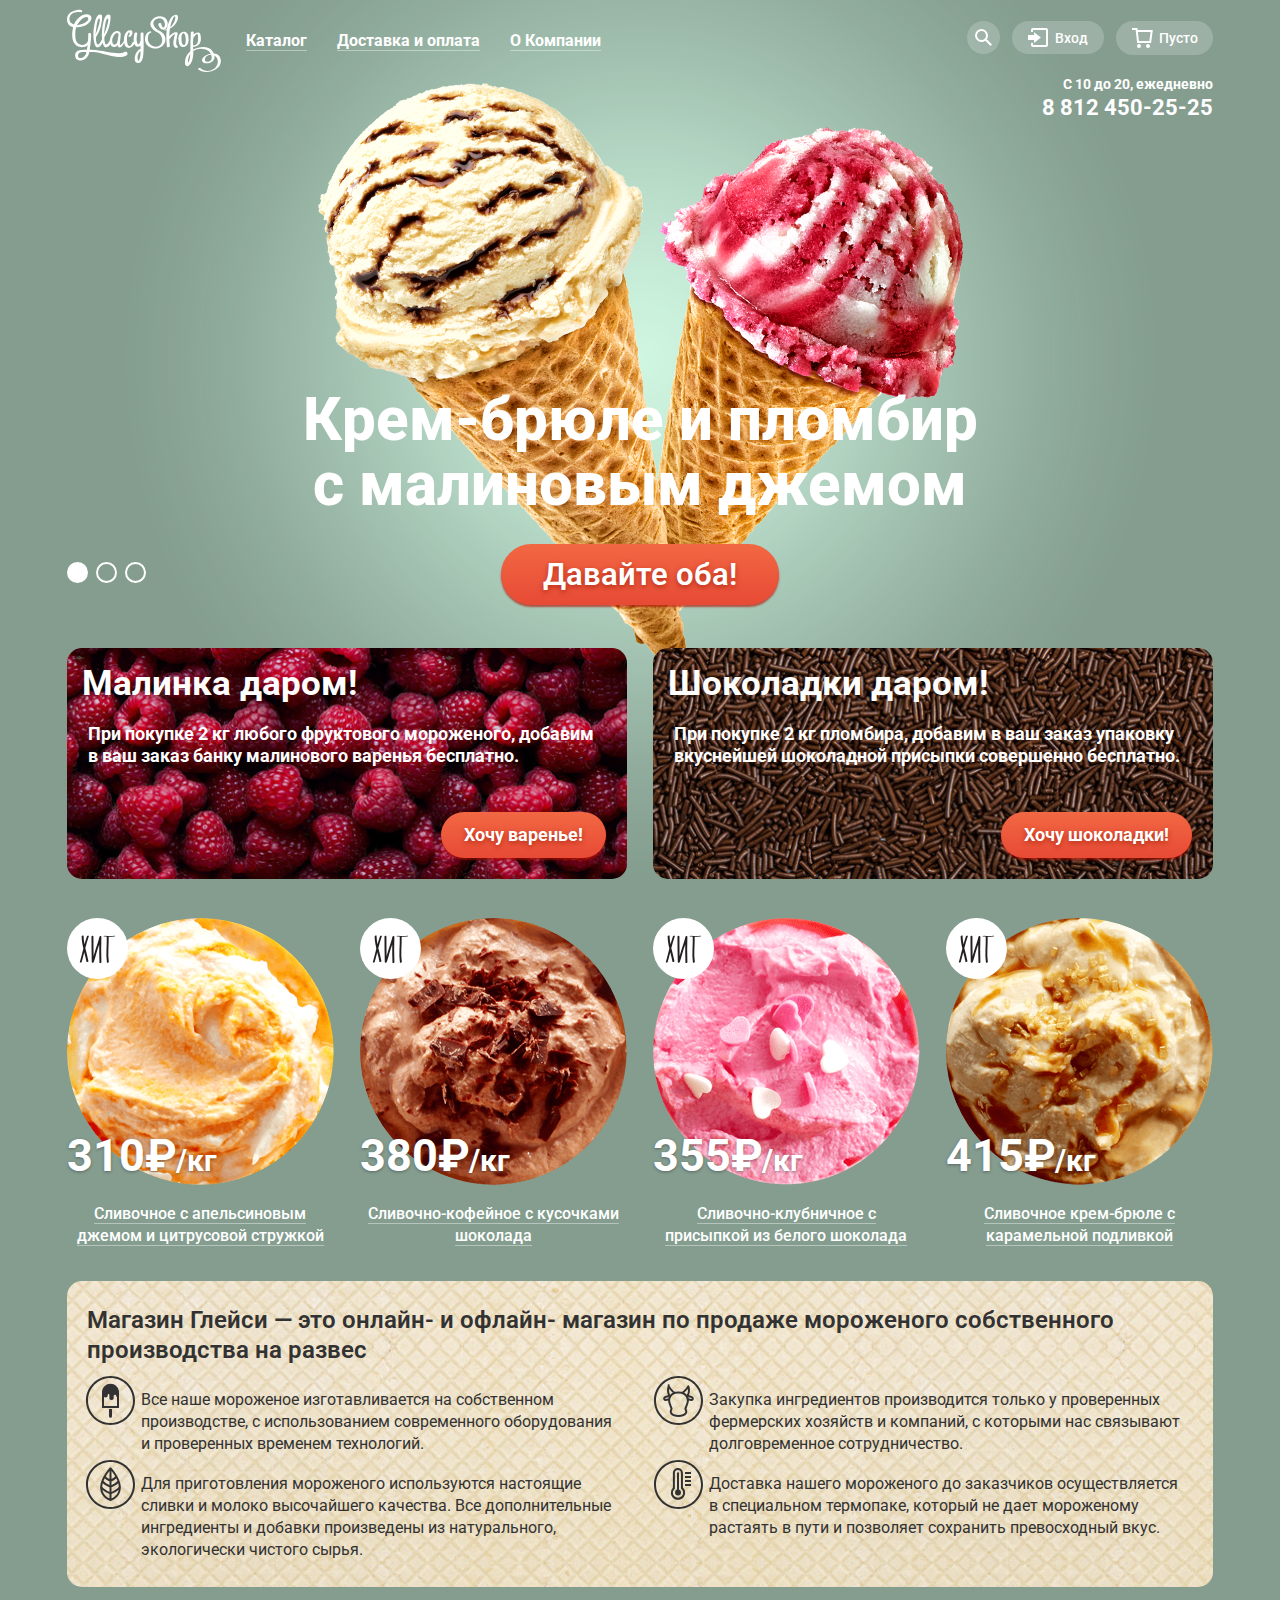
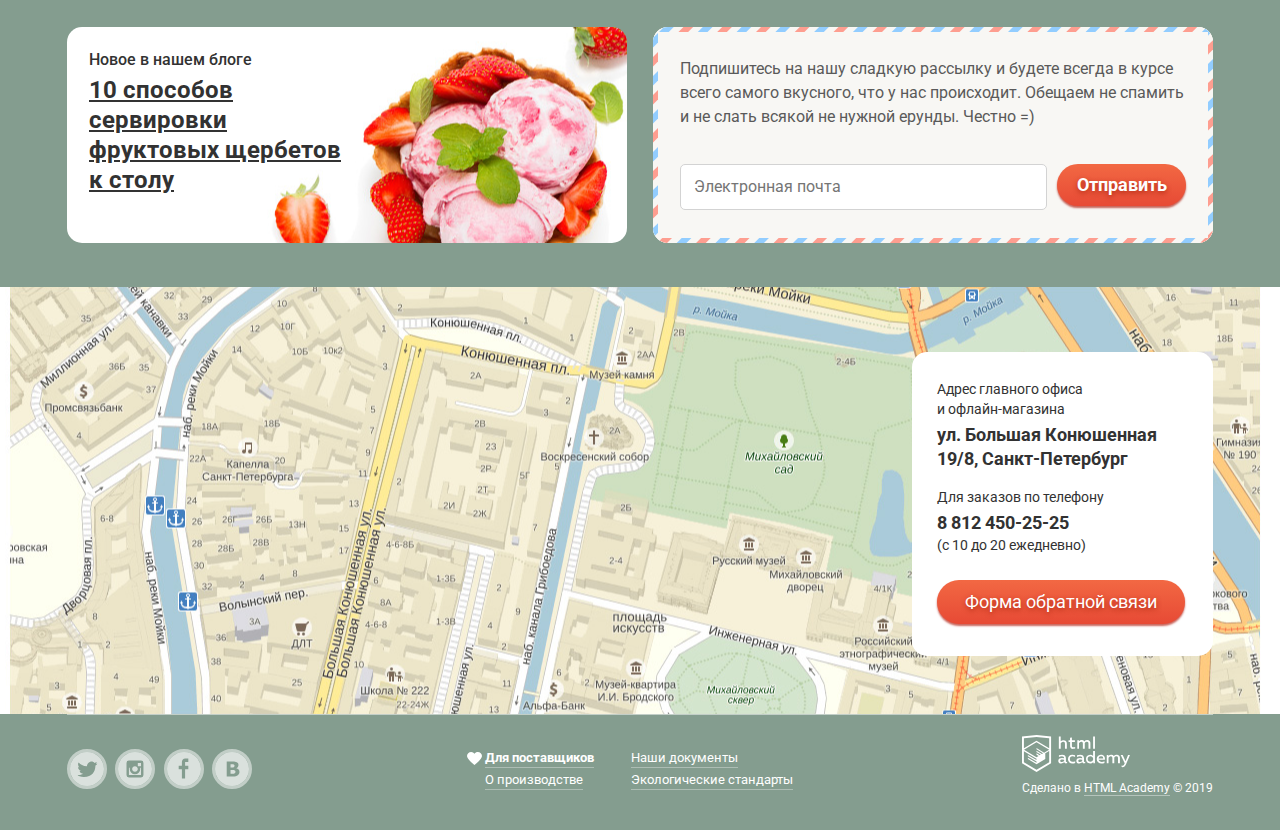
<file: index.html>
<!DOCTYPE html>
<html lang="ru">

<head>
  <meta charset="utf-8">
  <title>HTML Academy: Глейси</title>
  <link href="css/normalize.css" rel="stylesheet">
  <link href="css/style.min.css" rel="stylesheet">
  <link href="https://fonts.googleapis.com/css?family=Roboto:400,700&display=swap" rel="stylesheet">
</head>

<body>

  <!-- HEADER -->

  <input class="visually-hidden" type="radio" id="product-1" name="toggle" checked>
  <input class="visually-hidden" type="radio" id="product-2" name="toggle">
  <input class="visually-hidden" type="radio" id="product-3" name="toggle">
  <div class="site-wrapper">
    <div class="container">
      <header class="main-header center">
        <nav class="main-navigation">
          <a class="main-header-logo">
            <img src="img/logo.svg" width="154" height="64" alt="Логотип Глэйси Шоп">
          </a>
          <div class="navigation-container">
            <ul class="site-navigation undecor">
              <li class="navigation-item catalog-item">
                <a href="catalog.html">
                  <span class="navigation-label"> Каталог </span>
                </a>
                <ul class="subnavigation undecor">
                  <li class="catalog-navigation">
                    <p> Новинки </p>
                  </li>
                  <li class="catalog-navigation"><a href="catalog.html"> Сливочное </a></li>
                  <li class="catalog-navigation"><a href="#"> Щербеты </a></li>
                  <li class="catalog-navigation"><a href="#"> Фруктовый лёд </a></li>
                  <li class="catalog-navigation"><a href="#"> Мелорин </a></li>
                </ul>
              </li>
              <li class="navigation-item">
                <a href="shipping-payment.html">
                  <span class="navigation-label"> Доставка и оплата </span>
                </a>
              </li>
              <li class="navigation-item">
                <a href="about-company.html">
                  <span class="navigation-label"> О Компании </span>
                </a>
              </li>
            </ul>
            <ul class="user-navigation undecor">
              <li class="search-panel">
                <a class="search-button" href="#">
                  <span class="visible-hidden"> Найти </span>
                  <svg xmlns="http://www.w3.org/2000/svg" xmlns:xlink="http://www.w3.org/1999/xlink" width="17" height="17" viewBox="0 0 17 17">
                    <path fill="#fff" d="M16.958 15.527L11.75 10.32A6.455 6.455 0 0 0
                   13 6.5 6.5 6.5 0 1 0 6.5 13a6.465 6.465 0 0 0 3.839-1.263l5.205
                   5.204 1.414-1.414zM6.5 11C4.019 11 2 8.981 2 6.5S4.019 2 6.5 2
                   11 4.019 11 6.5 8.981 11 6.5 11z">
                    </path>
                  </svg>
                </a>
                <div class="search-field">
                  <h2 class="visible-hidden">Поиск</h2>
                  <form name="search" method="post" action="https://echo.htmlacademy.ru">
                    <input type="search" name="serch-text" placeholder="Что ищем?">
                  </form>
                </div>
              </li>

              <li class="login-link">
                <a class="login-button" href="#">
                  <svg xmlns="http://www.w3.org/2000/svg" xmlns:xlink="http://www.w3.org/1999/xlink" width="21" height="19" viewBox="0 0 21 19">
                    <path fill="#FFF" d="M6 14.875L12.917 9.5 6 4.125v2.917H-.042v4.917H6z" />
                    <path fill="#FFF" d="M18 0H5C3.9 0 3 .9 3 2v2h2V2h13v15H5v-2H3v2c0 1.1.9 2 2 2h13c1.1 0 2-.9 2-2V2c0-1.1-.9-2-2-2z" />
                  </svg>
                  Вход
                </a>
                <div class="login-form">
                  <h2 class="visible-hidden">Личный кабинет</h2>
                  <form name="login" method="post" action="https://echo.htmlacademy.ru">
                    <p class="login-item">
                      <label for="login-email" class="visible-hidden">Электронная почта</label>
                      <input type="email" name="login-email" id="login-email" placeholder="Электронная почта" required>
                    </p>
                    <p class="login-item">
                      <label for="login-password" class="visible-hidden">Пароль</label>
                      <input type="password" name="login-password" id="login-password" placeholder="Пароль" required>
                    </p>
                    <div class="links-wrapper">
                      <p class="links">
                        <a href="#" class="login-form-forget">Забыли пароль?</a>
                        <a href="#" class="login-form-sin-up">Новая регистрация</a>
                      </p>
                      <button aria-label="Войти" class="button login" type="submit">Войти</button>
                    </div>
                  </form>
                </div>
              </li>

              <li class="cart empty-cart">
                <a class="cart-button" href="#">
                  <svg xmlns="http://www.w3.org/2000/svg" width="21" height="20" viewBox="0 0 21 20">
                    <path fill="#FFF" d="M5.657 2.031L5.422 0H0v2h3.64l1.5
                     13h13.988l1.699-12.969H5.657zM17.372 13H6.922L5.888
                     4.031h12.66L17.372 13z" />
                    <circle fill="#FFF" cx="6.984" cy="18" r="2" />
                    <circle fill="#FFF" cx="15.984" cy="18" r="2" />
                  </svg>
                  Пусто
                </a>
              </li>
            </ul>
          </div>
        </nav>
        <div class="header-contacts">
          <p> С 10 до 20, ежедневно </p>
          <p> 8 812 450-25-25 </p>
        </div>
      </header>

      <main class="container">
        <h2 class="visible-hidden">Информация для клиентов</h2>
        <h1 class="visible-hidden">Интернет-магазин мороженого "Глейси"</h1>
        <!-- SLIDER -->
        <section class="slider center">
          <h2 class="visible-hidden">Наше мороженое</h2>
          <div class="slider-controls">
            <label for="product-1">Первый</label>
            <label for="product-2">Второй</label>
            <label for="product-3">Третий</label>
          </div>
          <ul class="slider-list undecor">
            <li class="slider-item slide" id="slide1">
              <h3 class="slide-title">
                Крем-брюле и пломбир с малиновым джемом
              </h3>
              <a class="button slide-button" href="#">Давайте оба!</a>
            </li>
            <li class="slider-item slide" id="slide2">
              <h3 class="slide-title">
                Шоколадный пломбир и лимонный сорбет
              </h3>
              <a class="button slide-button" href="#">Давайте оба!</a>
            </li>
            <li class="slider-item slide" id="slide3">
              <h3 class="slide-title">
                Пломбир с помадкой и клубничный щербет
              </h3>
              <a class="button slide-button" href="#">Давайте оба!</a>
            </li>
          </ul>
        </section>


        <!-- GIFTS-->
        <div class="gifts center">
          <h2 class="visible-hidden">Специальное предложение</h2>
          <section class="jam-gift">
            <h2> Малинка даром!</h2>
            <p> При покупке 2 кг любого фруктового мороженого,
              добавим в ваш заказ банку малинового варенья бесплатно. </p>
            <a class="button want-jam" href="#"> Хочу варенье!</a>
          </section>
          <section class="choco-gift">
            <h2> Шоколадки даром!</h2>
            <p> При покупке 2 кг пломбира, добавим в ваш заказ
              упаковку вкуснейшей шоколадной присыпки совершенно бесплатно. </p>
            <a class="button want-choco" href=#> Хочу шоколадки!</a>
          </section>
        </div>
        <!-- MINI-CATALOG-->
        <section class="mini-catalog center">
          <h2 class="visible-hidden">Лучшие предложения</h2>
          <section class="ice-cream-card best-offers">
            <img class="ice-cream-img" src="img/orange-min.png" width="267" height="267" alt="Сливочное с апельсиновым джемом и цитрусовой стружкой">
            <div class="ice-cream-info">
              <p class="price">
                <span class="value"> 310₽</span>
                <span class="weight">/кг</span>
              </p>
              <p class="description">
                <a href="#"> Сливочное с апельсиновым джемом и цитрусовой стружкой </a>
              </p>
            </div>
            <a class="button fast-view" href="#"> Быстрый просмотр </a>

          </section>

          <section class="ice-cream-card best-offers">
            <img class="ice-cream-img" src="img/coffee-min.png" width="267" height="267" alt="Сливочно-кофейное с кусочками шоколада">
            <div class="ice-cream-info">
              <p class="price">
                <span class="value"> 380₽ </span>
                <span class="weight">/кг</span>
              </p>
              <p class="description">
                <a href="#"> Сливочно-кофейное с кусочками шоколада </a>
              </p>
            </div>
            <a class="button fast-view" href="#"> Быстрый просмотр</a>
          </section>

          <section class="ice-cream-card best-offers">
            <img class="ice-cream-img" src="img/strawberry-min.png" width="267" height="267" alt="Сливочно-клубничное с присыпкой из белого шоколада">
            <div class="ice-cream-info">
              <p class="price">
                <span class="value">355₽</span>
                <span class="weight">/кг</span>
              </p>
              <p class="description">
                <a href="#"> Сливочно-клубничное с присыпкой из белого шоколада </a>
              </p>
            </div>
            <a class="button fast-view" href="#"> Быстрый просмотр</a>
          </section>

          <section class="ice-cream-card best-offers">
            <img class="ice-cream-img" src="img/cream-min.png" width="267" height="267" alt="Сливочное крем-брюле с карамельной подливкой">
            <div class="ice-cream-info">
              <p class="price">
                <span class="value"> 415₽</span>
                <span class="weight">/кг</span>
              </p>
              <p class="description">
                <a href="#"> Сливочное крем-брюле с карамельной подливкой </a>
              </p>
            </div>
            <a class="button fast-view" href="#"> Быстрый просмотр</a>

          </section>
        </section>

        <!--GLLACY-ABOUT-->

        <section class="advantages center">
          <h2 class="visible-hidden">Наши преимущества</h2>
          <h3> Магазин Глейси — это онлайн- и офлайн- магазин по продаже
            мороженого собственного производства на развес </h3>
          <div class="advantages-list">
            <p class="first"> Все наше мороженое изготавливается на
              собственном производстве, с использованием современного
              оборудования и проверенных временем технологий. </p>
            <p class="second"> Закупка ингредиентов производится только у
              проверенных фермерских хозяйств и компаний, с которыми нас
              связывают долговременное сотрудничество. </p>
            <p class="third"> Для приготовления мороженого
              используются настоящие сливки и молоко высочайшего качества.
              Все дополнительные ингредиенты и добавки произведены из натурального,
              экологически чистого сырья. </p>

            <p class="fourth"> Доставка нашего мороженого до заказчиков
              осуществляется в специальном термопаке, который не дает мороженому
              растаять в пути и позволяет сохранить превосходный вкус. </p>
          </div>
        </section>

        <!--NEWS & MAILING-->

        <div class="news-mailing center">
          <h2 class="visible-hidden">Полезная информация</h2>
          <article class="news">
            <h3> Новое в нашем блоге</h3>
            <p class="new-in-blog"><a href="#"> 10 способов сервировки фруктовых щербетов
                к столу</a></p>
          </article>

          <section class="mailing">
            <p>
              Подпишитесь на нашу сладкую рассылку и будете всегда в курсе всего самого
              вкусного, что у нас происходит. Обещаем не спамить и не слать всякой не
              нужной ерунды. Честно =)
            </p>

            <form name="subscribe" method="post" action="https://echo.htmlacademy.ru">
              <label for="subscribe-email" class="visible-hidden">Электронная почта</label>
              <input type="email" name="subscribe-email" id="subscribe-email" placeholder="Электронная почта" required>
              <button aria-label="Отправить" type="submit" class="button subscribe-button" name="subscribe-submit">Отправить</button>
            </form>
          </section>
        </div>



        <!--ЗДЕСЬ ДОЛЖНА БЫТЬ КАРТА С ФОРМОЙ ОБРАТНОЙ СВЯЗИ-->


        <section class="map">
          <h2 class="visually-hidden">Как до нас добраться</h2>
          <iframe class="map-frame"
            src="https://www.google.com/maps/embed?pb=!1m18!1m12!1m3!1d1998.598942412403!2d30.320894616187918!3d59.938796869047835!2m3!1f0!2f0!3f0!3m2!1i1024!2i768!4f13.1!3m3!1m2!1s0x4696310fca5ba729%3A0xea9c53d4493c879f!2z0JHQvtC70YzRiNCw0Y8g0JrQvtC90Y7RiNC10L3QvdCw0Y8g0YPQuy4sIDE5LCDQodCw0L3QutGCLdCf0LXRgtC10YDQsdGD0YDQsywgMTkxMTg2!5e0!3m2!1sru!2sru!4v1511716025084"
            style="border:0" allowfullscreen>
          </iframe>

          <div class="map-container">
            <div class="map-legend">
              <p class="map-legend-address">
                Адрес главного офиса <br> и офлайн-магазина
                <strong>ул. Большая Конюшенная 19/8, Санкт-Петербург</strong>
              </p>
              <p class="map-legend-contacts">
                Для заказов по телефону
                <strong>8 812 450-25-25</strong>
                (с 10 до 20 ежедневно)
              </p>
              <a href="feedback.html" class="button callback-form-button">Форма обратной связи</a>
            </div>
          </div>
        </section>

      </main>

      <!--FOOTER-->

      <footer class="main-footer center">
        <div class="social-wrapper">
          <ul class="social-navigation undecor">
            <li><a class="social-button" href="#"> <img src="img/twitter.svg" width="34" height="34" alt="Ссылка на твиттер"></a></li>
            <li><a class="social-button" href="#"> <img src="img/instagram.svg" width="34" height="34" alt="Ссылка на инстаграм"></a></li>
            <li><a class=" social-button" href="#"> <img src="img/fb.svg" width="34" height="34" alt="Ссылка на фейсбук"> </a></li>
            <li><a class="social-button" href="#"> <img src="img/vk.svg" width="34" height="34" alt="Ссылка на ВКонтакте"> </a></li>
          </ul>
        </div>
        <nav class="footer-navigation">

          <a class="for-dealers" href="#"> Для поставщиков </a>
          <a href="#"> О производстве </a>
          <a href="#"> Наши документы </a>
          <a href="#"> Экологические стандарты </a>

        </nav>
        <div class="footer-logo">
          <img src="img/logo-htmlacademy.svg" width="108" height="39" alt="Логотип HTML Academy">
          <p class="footer-copyright">
            Сделано в <a class="copyright" href="https://htmlacademy.ru/"> HTML Academy</a> &copy; 2019
          </p>
        </div>
      </footer>
    </div>
  </div>

  <!-- ФОРМА ОБРАТНОЙ СВЯЗИ -->
  <div class="modal-mask">
    <section class="modal modal-feedback">
      <h2> Мы обязательно вам ответим!</h2>
      <form class="feedback" name="feedback" method="post" action="https://echo.htmlacademy.ru">
        <p class="feedback-item">
          <label for="feedback-name" class="visible-hidden">Как вас зовут?</label>
          <input type="text" name="feedback-name" id="feedback-name" placeholder="Как вас зовут?">
        </p>
        <p class="feedback-item">
          <label for="feedback-email" class="visible-hidden"> Ваша почта для ответа?</label>
          <input type="email" name="feedback-email" id="feedback-email" placeholder="Ваша почта для ответа?">
        </p>
        <textarea name="feedback-message" rows="8" cols="10" placeholder="Напишите что-нибудь..."></textarea>
        <button aria-label="Отправить" class="button feedback-submit" type="submit">Отправить</button>
      </form>
      <button aria-label="Закрыть" class="modal-close" type="button">Закрыть</button>
    </section>
    <div class="overlay"> </div>
  </div>
  <script src="js/script.min.js"> </script>
</body>

</html>
</file>
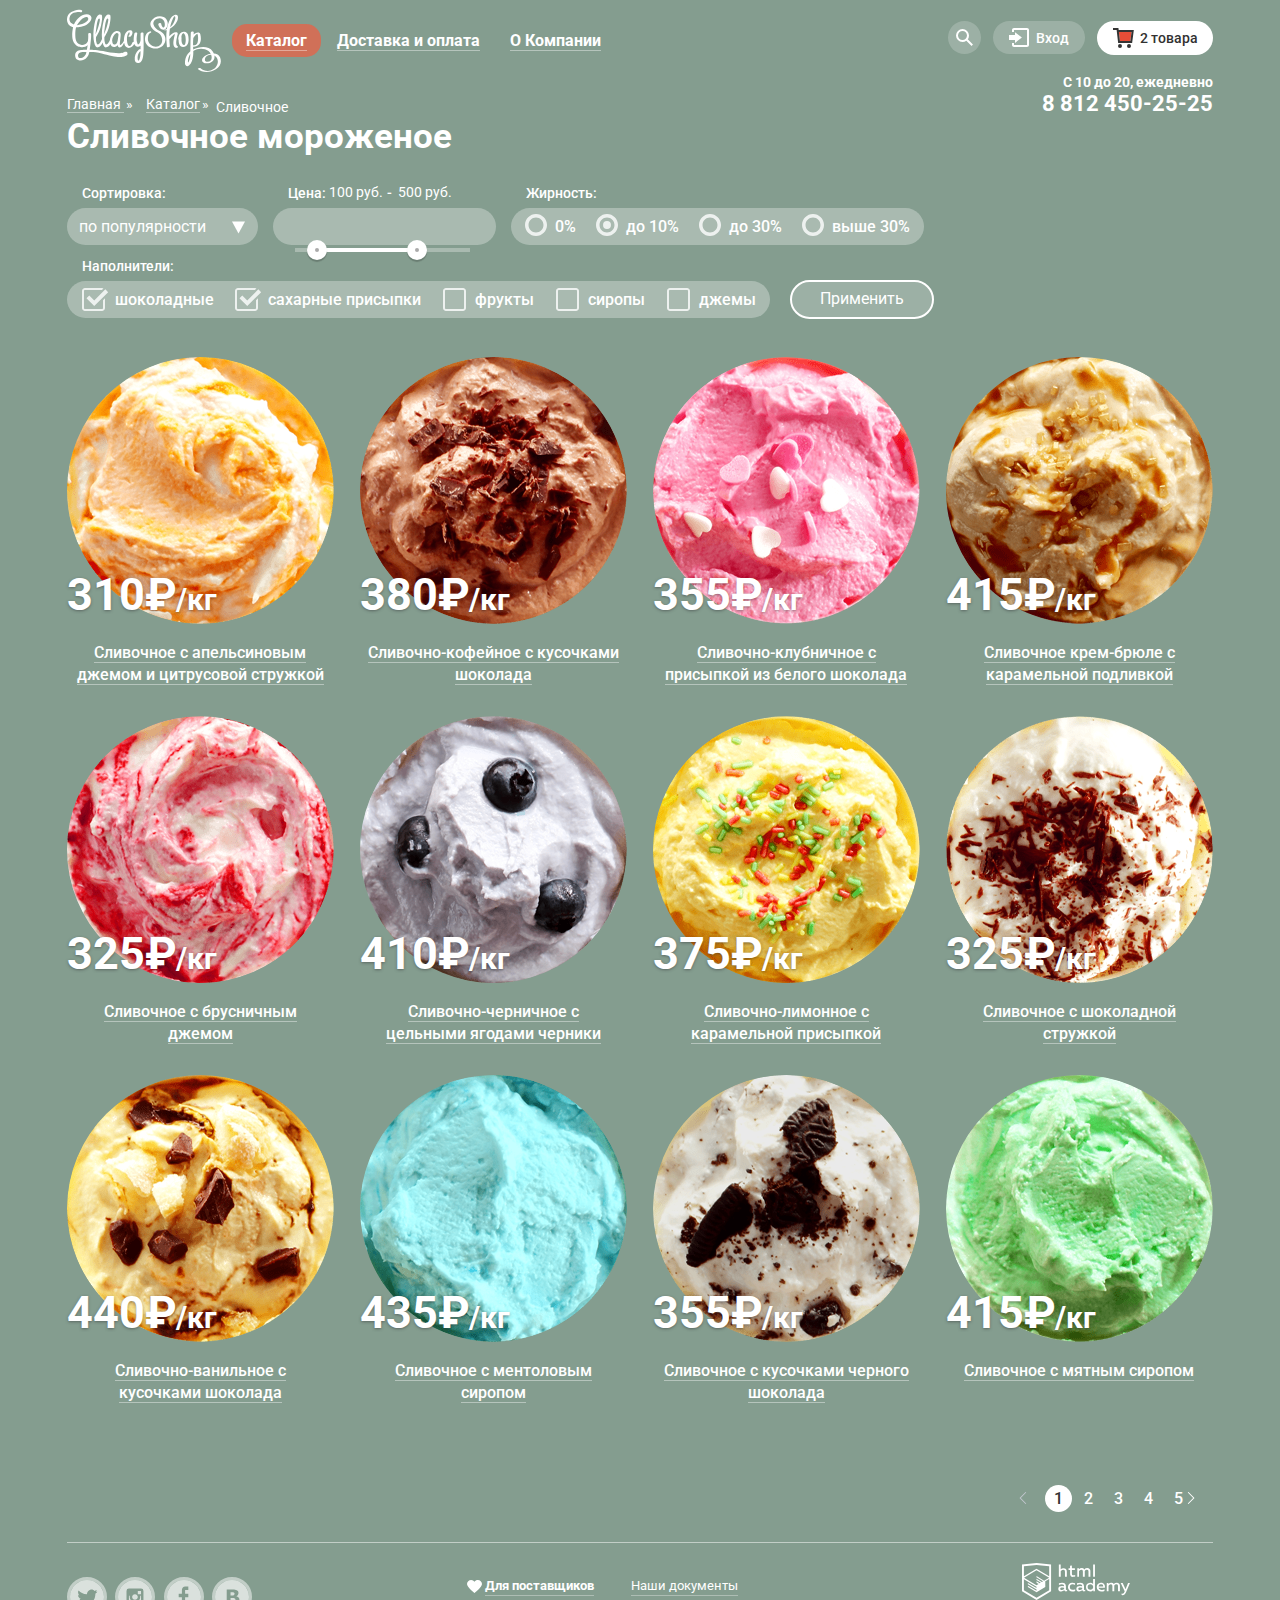
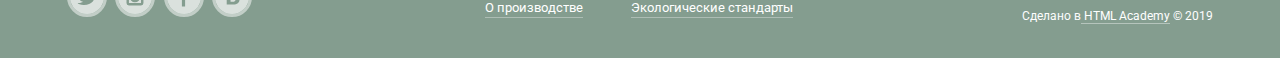
<file: catalog.html>
<!DOCTYPE html>
<html lang="ru">

<head>
  <meta charset="utf-8">
  <title>HTML Academy: Глейси</title>
  <link href="css/normalize.css" rel="stylesheet">
  <link href="css/style.min.css" rel="stylesheet">
  <link href="https://fonts.googleapis.com/css?family=Roboto:400,700&display=swap" rel="stylesheet">
</head>

<body>

  <!-- HEADER -->
  <header class="main-header center">
    <nav class="main-navigation">
      <a class="main-header-logo" href="index.html">
        <img src="img/logo.svg" width="154" height="64" alt="Логотип Глэйси Шоп">
      </a>
      <div class="navigation-container">
        <ul class="site-navigation undecor">
          <li class="navigation-item catalog-item">
            <a class="active" href="catalog.html">
              <span class="navigation-label"> Каталог </span>
            </a>
            <ul class="subnavigation undecor">
              <li class="catalog-navigation">
                <p> Новинки </p>
              </li>
              <li class="catalog-navigation"><a href="catalog.html" class="active"> Сливочное </a></li>
              <li class="catalog-navigation"><a href="#"> Щербеты </a></li>
              <li class="catalog-navigation"><a href="#"> Фруктовый лёд </a></li>
              <li class="catalog-navigation"><a href="#"> Мелорин </a></li>
            </ul>
          </li>
          <li class="navigation-item">
            <a href="shipping-payment.html">
              <span class="navigation-label"> Доставка и оплата </span>
            </a>
          </li>
          <li class="navigation-item">
            <a href="about-company.html">
              <span class="navigation-label"> О Компании </span>
            </a>
          </li>
        </ul>
        <ul class="user-navigation undecor">
          <li class="search-panel">
            <a class="search-button" href="#">
              <span class="visible-hidden"> Найти </span>
              <svg xmlns="http://www.w3.org/2000/svg" xmlns:xlink="http://www.w3.org/1999/xlink" width="17" height="17" viewBox="0 0 17 17">
                <path fill="#fff" d="M16.958 15.527L11.75 10.32A6.455 6.455 0 0 0
                 13 6.5 6.5 6.5 0 1 0 6.5 13a6.465 6.465 0 0 0 3.839-1.263l5.205
                 5.204 1.414-1.414zM6.5 11C4.019 11 2 8.981 2 6.5S4.019 2 6.5 2
                 11 4.019 11 6.5 8.981 11 6.5 11z">
                </path>
              </svg>

            </a>
            <div class="search-field">
              <h2 class="visible-hidden">Поиск</h2>
              <form name="search" method="post" action="https://echo.htmlacademy.ru">
                <input type="search" name="serch-text" placeholder="Что ищем?">
              </form>
            </div>
          </li>

          <li class="login-link">
            <a class="login-button" href="#">
              <svg xmlns="http://www.w3.org/2000/svg" xmlns:xlink="http://www.w3.org/1999/xlink" width="21" height="19" viewBox="0 0 21 19">
                <path fill="#FFF" d="M6 14.875L12.917 9.5 6 4.125v2.917H-.042v4.917H6z" />
                <path fill="#FFF" d="M18 0H5C3.9 0 3 .9 3 2v2h2V2h13v15H5v-2H3v2c0 1.1.9 2 2 2h13c1.1 0 2-.9 2-2V2c0-1.1-.9-2-2-2z" />
              </svg>
              Вход
            </a>
            <div class="login-form">
              <h2 class="visible-hidden">Личный кабинет</h2>
              <form name="login" method="post" action="https://echo.htmlacademy.ru">
                <p class="login-item">
                  <label for="login-email" class="visible-hidden">Электронная почта</label>
                  <input type="email" name="login-email" id="login-email" placeholder="Электронная почта" required>
                </p>
                <p class="login-item">
                  <label for="login-password" class="visible-hidden">Пароль</label>
                  <input type="password" name="login-password" id="login-password" placeholder="Пароль" required>
                </p>
                <div class="links-wrapper">
                  <p class="links">
                    <a href="#" class="login-form-forget">Забыли пароль?</a>
                    <a href="#" class="login-form-sin-up">Новая регистрация</a>
                  </p>
                  <button aria-label="Войти" class="button login" type="submit">Войти</button>
                </div>
              </form>
            </div>
          </li>

          <li class="cart fill-cart">
            <a class="cart-button" href="#">
              <svg xmlns="http://www.w3.org/2000/svg" width="21" height="20" viewBox="0 0 21 20">
                <path fill="#E84D37" d="M5.888 4.031L6.922 13h10.45l1.176-8.969z" />
                <circle fill="#343434" cx="6.984" cy="18" r="2" />
                <circle fill="#343434" cx="15.984" cy="18" r="2" />
                <path fill="#343434" d="M5.657 2.031L5.422 0H0v2h3.64l1.5
                  13h13.988l1.699-12.969H5.657zM17.372 13H6.922L5.888 4.031h12.66L17.372 13z" />
              </svg>
              2 товара</a>
            <div class="cart-content">
              <h2 class="visible-hidden">Корзина</h2>
              <ul class="сart-table undecor">
                <li class="cart-item">
                  <button aria-label="Удалить" class="delete-cart-item" type="button">Удалить</button>
                  <a href="catalog-item.html">
                    <img class="cart-item-img" src="img/orange-min.png" width="32" height="32" alt="Пломбир с апельсиновым джемом">
                    <span class="cart-item-title">Пломбир с апельсиновым джемом</span>
                  </a>
                  <span class="cart-item-cost">1,5 кг x <b>200 руб.</b></span>
                  <span class="cart-item-price">300 руб.</span>
                </li>
                <li class="cart-item last-cart-item">
                  <button aria-label="Удалить" class="delete-cart-item" type="button">Удалить</button>
                  <a href="catalog-item.html">
                    <img class="cart-item-img" src="img/strawberry-min.png" width="32" height="32" alt="Клубничный пломбир с присыпкой  из белого шоколада">
                    <span class="cart-item-title">Клубничный пломбир с присыпкой из белого шоколада</span>
                  </a>
                  <span class="cart-item-cost">1,5 кг x <b>300 руб.</b></span>
                  <span class="cart-item-price">450 руб.</span>
                </li>
                <li class="cart-item cart-cost">
                  <span>Итого: 750 руб.</span>
                </li>
              </ul>
              <div class="order-button">
                <a class="button cart-order-button" href="#">Оформить заказ</a>
              </div>
            </div>
          </li>
        </ul>
      </div>

    </nav>
    <div class="user-info has-breadcrumbs">
      <div class="breadcrumbs">
        <p class="crumb description"><a href="index.html"> Главная </a> </p>
        <p class="crumb description"><a href="catalog.html"> Каталог</a></p>
        <p class="crumb-active"> Сливочное</p>
      </div>
      <div class="header-contacts contacts-position">
        <p>С 10 до 20, ежедневно </p>
        <p>8 812 450-25-25</p>
      </div>
    </div>
  </header>

  <!-- ФИЛЬТРЫ ПОИСКА-->

  <main class="cream-catalog center">

    <h1> Сливочное мороженое</h1>
    <section class="filters">
      <h2 class="visible-hidden">Фильтры поиска</h2>
      <form name="filters" method="post" action="https://echo.htmlacademy.ru">
        <div class="filters-row">
          <fieldset class="sotring">
            <legend>Сортировка:</legend>
            <div class="filters-background select">
              <select class="filters-sorting" id="filters-sorting" name="filters-sorting">
                <option value="popularity">по популярности</option>
                <option value="cheaper-first">сначала недорогие</option>
                <option value="expensive-first">сначала дорогие</option>
                <option value="fat">по жирности</option>
              </select>
            </div>
          </fieldset>
          <fieldset class="ranges">
            <legend class="price-controls">
              <span class="range-label"> Цена:</span>
              <label class="min-price">
                <input type="text" name="min-price" value="100 руб.">
              </label>
              <label class="max-price">
                <input type="text" name="max-price" value="500 руб.">
              </label>
            </legend>
            <div class="filters-background">
              <div class="range-controls">
                <div class="scale">
                  <div class="bar"></div>
                </div>
                <div class="range-toggle range-toggle-min"></div>
                <div class="range-toggle range-toggle-max"></div>
              </div>
            </div>
          </fieldset>
          <fieldset class="fat-level">
            <legend>Жирность:</legend>
            <ul class="filters-background undecor">
              <li class="filter-option">
                <input class="radio-filter" type="radio" id="fat-0" name="filters-fat" value="0">
                <label for="fat-0" tabindex="0">0%</label>
              </li>
              <li class="filter-option">
                <input class="radio-filter" type="radio" id="fat-10" name="filters-fat" value="10" checked>
                <label for="fat-10" tabindex="0">до 10%</label>
              </li>
              <li class="filter-option">
                <input class="radio-filter" type="radio" id="fat-30" name="filters-fat" value="30">
                <label for="fat-30" tabindex="0">до 30%</label>
              </li>
              <li class="filter-option">
                <input class="radio-filter" type="radio" id="fat-30-more" name="filters-fat" value="30-more">
                <label for="fat-30-more" tabindex="0">выше 30%</label>
              </li>
            </ul>
          </fieldset>
          <fieldset class="fillers">
            <legend>Наполнители:</legend>
            <ul class="filters-background undecor">
              <li class="filter-option checklist">
                <input class=" checkbox-filter" type="checkbox" id="fillers-chocolate" name="filters-fillers" value="chocolate" checked>
                <label for="fillers-chocolate" tabindex="0">шоколадные</label>
              </li>
              <li class="filter-option checklist">
                <input class="checkbox-filter" type="checkbox" id="fillers-shugar" name="filters-fillers" value="shugar" checked>
                <label for="fillers-shugar" tabindex="0">сахарные присыпки</label>
              </li>
              <li class="filter-option checklist">
                <input class="checkbox-filter" type="checkbox" id="fillers-fruit" name="filters-fillers" value="fruit">
                <label for="fillers-fruit" tabindex="0">фрукты</label>
              </li>
              <li class="filter-option checklist">
                <input class="checkbox-filter" type="checkbox" id="fillers-syrup" name="filters-fillers" value="syrup">
                <label for="fillers-syrup" tabindex="0">сиропы</label>
              </li>
              <li class="filter-option checklist">
                <input class="checkbox-filter" type="checkbox" id="fillers-jam" name="filters-fillers" value="jam">
                <label for="fillers-jam" tabindex="0">джемы</label>
              </li>
            </ul>
          </fieldset>
          <button aria-label="Применить" class="filters-submit" type="submit"> Применить</button>
        </div>

      </form>
    </section>

    <!-- CATALOG-->

    <section class="cream-catalog-item">
      <h2 class="visible-hidden">Список сливочного мороженого</h2>

      <section class="ice-cream-card">
        <img class="ice-cream-img" src="img/orange-min.png" width="267" height="267" alt="Сливочное с апельсиновым джемом и цитрусовой стружкой">
        <div class="ice-cream-info">
          <p class="price">
            <span class="value"> 310₽</span>
            <span class="weight">/кг</span>
          </p>
          <p class="description">
            <a href="#"> Сливочное с апельсиновым джемом и цитрусовой стружкой </a>
          </p>
        </div>
        <a class="button fast-view" href="#"> Быстрый просмотр </a>
      </section>

      <section class="ice-cream-card">
        <img class="ice-cream-img" src="img/coffee-min.png" width="267" height="267" alt="Сливочно-кофейное с кусочками шоколада">
        <div class="ice-cream-info">
          <p class="price">
            <span class="value"> 380₽</span>
            <span class="weight">/кг</span>
          </p>
          <p class="description">
            <a href="#"> Сливочно-кофейное с кусочками шоколада </a>
          </p>
        </div>
        <a class="button fast-view" href="#"> Быстрый просмотр</a>
      </section>

      <section class="ice-cream-card">
        <img class="ice-cream-img" src="img/strawberry-min.png" width="267" height="267" alt="Сливочно-клубничное с присыпкой из белого шоколада">
        <div class="ice-cream-info">
          <p class="price">
            <span class="value"> 355₽</span>
            <span class="weight">/кг</span>
          </p>
          <p class="description">
            <a href="#"> Сливочно-клубничное с присыпкой из белого шоколада </a>
          </p>
        </div>
        <a class="button fast-view" href="#"> Быстрый просмотр</a>
      </section>

      <section class="ice-cream-card">
        <img class="ice-cream-img" src="img/cream-min.png" width="267" height="267" alt="Сливочное крем-брюле с карамельной подливкой">
        <div class="ice-cream-info">
          <p class="price">
            <span class="value"> 415₽</span>
            <span class="weight">/кг</span>
          </p>
          <p class="description">
            <a href="#"> Сливочное крем-брюле с карамельной подливкой </a>
          </p>
        </div>
        <a class="button fast-view" href="#"> Быстрый просмотр</a>
      </section>
      <section class="ice-cream-card">
        <img class="ice-cream-img" src="img/cowberry-min.png" width="267" height="267" alt="Сливочное с брусничным джемом">
        <div class="ice-cream-info">
          <p class="price">
            <span class="value"> 325₽</span>
            <span class="weight">/кг</span>
          </p>
          <p class="description">
            <a href="#"> Сливочное с брусничным джемом </a>
          </p>
        </div>
        <a class="button fast-view" href="#"> Быстрый просмотр</a>
      </section>
      <section class="ice-cream-card">
        <img class="ice-cream-img" src="img/blackberry-min.png" width="267" height="267" alt="Сливочно-черничное с цельными ягодами черники">
        <div class="ice-cream-info">
          <p class="price">
            <span class="value"> 410₽</span>
            <span class="weight">/кг</span>
          </p>
          <p class="description">
            <a href="#"> Сливочно-черничное с цельными ягодами черники </a>
          </p>
        </div>
        <a class="button fast-view" href="#"> Быстрый просмотр</a>
      </section>
      <section class="ice-cream-card">
        <img class="ice-cream-img" src="img/cream-lemon-min.png" width="267" height="267" alt="Сливочно-лимонное с карамельной присыпкой">
        <div class="ice-cream-info">
          <p class="price">
            <span class="value"> 375₽</span>
            <span class="weight">/кг</span></p>
          <p class="description">
            <a href="#"> Сливочно-лимонное с карамельной присыпкой </a>
          </p>
        </div>
        <a class="button fast-view" href="#"> Быстрый просмотр</a>
      </section>
      <section class="ice-cream-card">
        <img class="ice-cream-img" src="img/cream-chocolate-min.png" width="267" height="267" alt="Сливочное с шоколадной стружкой">
        <div class="ice-cream-info">
          <p class="price">
            <span class="value"> 325₽</span>
            <span class="weight">/кг</span>
          </p>
          <p class="description">
            <a href="#"> Сливочное с шоколадной стружкой </a>
          </p>
        </div>
        <a class="button fast-view" href="#"> Быстрый просмотр</a>
      </section>
      <section class="ice-cream-card">
        <img class="ice-cream-img" src="img/cream-vanilla-min.png" width="267" height="267" alt="Сливочно-ванильное с кусочками шоколада">
        <div class="ice-cream-info">
          <p class="price">
            <span class="value"> 440₽</span>
            <span class="weight">/кг</span>
          </p>
          <p class="description">
            <a href="#"> Сливочно-ванильное с кусочками шоколада </a>
          </p>
        </div>
        <a class="button fast-view" href="#"> Быстрый просмотр</a>
      </section>
      <section class="ice-cream-card">
        <img class="ice-cream-img" src="img/cream-menthol-min.png" width="267" height="267" alt="Сливочноe с ментоловым сиропом">
        <div class="ice-cream-info">
          <p class="price">
            <span class="value"> 435₽</span>
            <span class="weight">/кг</span>
          </p>
          <p class="description">
            <a href="#"> Сливочноe с ментоловым сиропом </a>
          </p>
        </div>
        <a class="button fast-view" href="#"> Быстрый просмотр</a>
      </section>
      <section class="ice-cream-card">
        <img class="ice-cream-img" src="img/cream-dark-choco-min.png" width="267" height="267" alt="Сливочное с кусочками черного шоколада">
        <div class="ice-cream-info">
          <p class="price">
            <span class="value">355₽</span>
            <span class="weight">/кг</span>
          </p>
          <p class="description">
            <a href="#"> Сливочное с кусочками черного шоколада </a>
          </p>
        </div>
        <a class="button fast-view" href="#"> Быстрый просмотр</a>
      </section>
      <section class="ice-cream-card">
        <img class="ice-cream-img" src="img/cream-menth-min.png" width="267" height="267" alt="Сливочное с мятным сиропом">
        <div class="ice-cream-info">
          <p class="price">
            <span class="value">415₽</span>
            <span class="weight"> /кг</span>
          </p>
          <p class="description">
            <a href="#"> Сливочное с мятным сиропом </a>
          </p>
        </div>
        <a class="button fast-view" href="#"> Быстрый просмотр</a>
      </section>
    </section>
    <ul class="pagination-list undecor">
      <li class="pagination-item">
        <a class="prev-page disabled" href="#">
          <svg xmlns="http://www.w3.org/2000/svg" width="8" height="12" viewBox="0 0 8 12">
            <path fill="#C1C6CE" d="M7.237 5.642L1.729.133a.506.506 0 1 0-.716.716L6.163 6l-5.151 5.15a.507.507 0 0 0 .716.717l5.509-5.509a.504.504 0 0 0 0-.716z"></path>
          </svg>
        </a>
      </li>
      <li class="pagination-item active">
        <a href="#">1</a>
      </li>
      <li class="pagination-item">
        <a href="#">2</a>
      </li>
      <li class="pagination-item">
        <a href="#">3</a>
      </li>
      <li class="pagination-item">
        <a href="#">4</a>
      </li>
      <li class="pagination-item">
        <a href="#">5</a>
      </li>
      <li class="pagination-item">
        <a class="next_page" href="#">
          <svg xmlns="http://www.w3.org/2000/svg" width="8" height="12" viewBox="0 0 8 12">
            <path fill="#fff" d="M7.237 5.642L1.729.133a.506.506 0 1 0-.716.716L6.163 6l-5.151 5.15a.507.507 0 0 0 .716.717l5.509-5.509a.504.504 0 0 0 0-.716z"></path>
          </svg>
        </a>
      </li>
    </ul>
  </main>
  <!--FOOTER-->

  <footer class="main-footer center">
    <div class="social-wrapper">
      <ul class="social-navigation undecor">
        <li><a class="social-button" href="#"> <img src="img/twitter.svg" width="34" height="34" alt="Ссылка на твиттер"></a></li>
        <li><a class="social-button" href="#"> <img src="img/instagram.svg" width="34" height="34" alt="Ссылка на инстаграм"></a></li>
        <li><a class="social-button" href="#"> <img src="img/fb.svg" width="34" height="34" alt="Ссылка на фейсбук"></a></li>
        <li><a class="social-button" href="#"> <img src="img/vk.svg" width="34" height="34" alt="Ссылка на ВКонтакте"></a></li>
      </ul>
    </div>
    <nav class="footer-navigation">

      <a class="for-dealers" href="#"> Для поставщиков </a>
      <a href="#"> О производстве </a>
      <a href="#"> Наши документы </a>
      <a href="#"> Экологические стандарты </a>

    </nav>
    <div class="footer-logo">
      <img src="img/logo-htmlacademy.svg" width="108" height="39" alt="Логотип HTML Academy">
      <p class="footer-copyright">
        Сделано в<a class="copyright" href="https://htmlacademy.ru/"> HTML Academy</a> &copy; 2019
      </p>
    </div>
  </footer>
</body>

</html>
</file>
<file: css/style.min.css>
body{padding:0;font-family:Roboto,"Arial",sans-serif;background-color:#849d8f;font-size:16px;line-height:18px;font-weight:700;color:#ffffff;width:100%}.center{margin:0 auto;max-width:1146px}.visually-hidden{position:absolute;width:1px;height:1px;clip:rect(0,0,0,0)}.site-wrapper{background-color:#849d8f;background-image:url(../img/slider-item1.png);background-repeat:no-repeat;background-position:top center;transition:background-image 0.5s ease,background-color 0.5s ease}.site-wrapper::before,.site-wrapper::after{content:"";visibility:hidden}.site-wrapper::before{background-image:url(../img/slider-item2.png)}.site-wrapper::after{background-image:url(../img/slider-item3.png)}.slider{position:relative;padding-top:270px;padding-bottom:30px;text-align:center;color:#ffffff}.slider-list{margin:0;padding:0;list-style:none}.slide{display:none}.slide-title{width:700px;margin:0 auto;margin-bottom:27px;font-size:60px;line-height:65px;font-weight:800}.button{display:inline-block;text-align:center;color:#ffffff;vertical-align:top;text-decoration:none;text-shadow:0 2px 5px rgba(160,32,11,0.76);background-color:#f26843;background-image:linear-gradient(to bottom,#f26843 0,#e74a35 100%);border-radius:50px;box-shadow:0 2px 2px rgba(172,16,0,0.64);border:0;cursor:pointer}.slide-button{padding:12px 42px;font-weight:600;font-size:31px;line-height:37px}.button:hover,.button:focus{background:linear-gradient(to bottom,#f58669 0,#ec6f5e 100%);box-shadow:0 2px 2px rgba(172,16,0,1)}.button:active{background:linear-gradient(to bottom,#d84732 0,#e1613e 100%);box-shadow:inset 0 2px 2px rgba(172,16,0,1)}.slider-controls{position:absolute;bottom:52px;left:0;z-index:20;font-size:0}.slider-controls label{display:inline-block;width:17px;height:17px;margin-right:8px;vertical-align:top;background-color:transparent;border:2px solid #ffffff;border-radius:50%;cursor:pointer}.slider-controls label:hover{background-color:rgba(255,255,255,.4)}#product-1:checked~.site-wrapper{background-color:#849d8f;background-image:url(../img/slider-item1.png)}#product-2:checked~.site-wrapper{background-color:#8996a6;background-image:url(../img/slider-item2.png)}#product-3:checked~.site-wrapper{background-color:#9d8b84;background-image:url(../img/slider-item3.png)}#product-1:checked~.site-wrapper #slide1,#product-2:checked~.site-wrapper #slide2,#product-3:checked~.site-wrapper #slide3{display:block}#product-1:checked~.site-wrapper label[for="product-1"],#product-2:checked~.site-wrapper label[for="product-2"],#product-3:checked~.site-wrapper label[for="product-3"]{background-color:#ffffff}.undecor{display:list-item;list-style:none}a,.header-contacts{text-decoration:none;color:#ffffff}.navigation-label{border-bottom:1px solid rgba(255,255,255,.4)}.main-navigation{font-weight:bold;font-size:16px;line-height:18px;color:#ffffff;display:flex}.site-navigation{width:385px;font-size:16px;font-weight:bold;font-style:normal;font-stretch:normal;line-height:1.13;letter-spacing:normal;text-align:left;color:#ffffff;display:flex;align-items:center;margin:0 0 -3px;justify-content:space-around;padding:0}.user-navigation{display:flex;flex-wrap:wrap;align-items:center;justify-content:flex-end;margin:0;padding:0;width:310px}.search-panel:hover .search-field,.catalog-item:hover .subnavigation,.login-link:hover .login-form,.fill-cart:hover .cart-content{display:block}.login-link:hover .login-button,.search-panel:hover .search-button,.empty-cart:hover .cart-button{color:#323232;background-color:#ffffff}.login-form{position:absolute;right:0;top:37px;z-index:1;display:none;margin:0;padding:20px;border-radius:5px;list-style:none;background:#f8f7f4;box-shadow:0 20px 20px 0 rgba(0,0,0,0.4)}.login-item{margin:0 0 20px;padding:0}.login-form input{width:212px;padding:12px;font:inherit;background-color:#fff;border:1px solid #d3d3d3;border-radius:5px;font-size:14px;font-weight:normal;font-style:normal;font-stretch:normal;line-height:1.71;letter-spacing:normal;text-align:left;color:#999999}.login-form input:focus{padding:11px;border:2px solid rgba(46,136,228,.52);color:#323232}.login-form input:hover{border:2px solid rgba(154,154,154,.52);padding:11px;color:#323232}.links-wrapper{display:flex;flex-direction:row-reverse;justify-content:space-between;align-items:flex-start}.links{margin:0 0 0 17px}.login-form-forget,.login-form-sin-up{display:block;font-size:13px;line-height:24px;color:#323232;text-decoration:underline;background:0 0}.button.login{padding:10px 23px;border-radius:20px;font-size:18px;line-height:24px;font-weight:700}.search-field{position:absolute;right:0;top:37px;display:none;margin:0;padding:20px 15px;border-radius:5px;list-style:none;background-color:#f8f7f4;box-shadow:0 20px 20px 0 rgba(0,0,0,0.4)}.search-field input:focus{padding:8px;border:2px solid rgba(46,136,228,.52);color:#323232}.search-field input:hover{padding:8px;border:2px solid rgba(154,154,154,.52);color:#323232}.search-field input{width:300px;padding:9px;border:1px solid #d3d3d3;border-radius:5px;font:inherit;background-color:#fff;font-size:14px;font-weight:normal;font-style:normal;font-stretch:normal;line-height:1.71;letter-spacing:normal;text-align:left;color:#999999}.search-panel{position:relative}.search-panel a{border-radius:50%}.search-button{position:relative;display:block;width:33px;height:33px;font-size:14px;line-height:16px;color:#fff;background-color:rgba(255,255,255,.2)}.search-button svg{margin-right:0}.search-button::after{content:"";width:100%;height:4px;background-color:transparent;position:absolute;bottom:-4px}.user-navigation a{display:flex;align-items:center;justify-content:center}.search-button:focus path,.search-button:hover path,.cart-button:focus path:last-of-type,.cart-button:hover path:last-of-type,.cart-button:focus circle,.cart-button:hover circle,.login-button:focus path,.login-button:hover path{fill:#000}.search-panel:focus .search-button path,.search-panel:hover .search-button path,.empty-cart:focus .cart-button path,.empty-cart:hover .cart-button path,.cart:focus .cart-button circle,.cart:hover .cart-button circle,.login-link:focus .login-button path,.login-link:hover .login-button path{fill:#000}.cart-button:focus,.cart-button:focus-within,.cart-button:hover,.login-button:focus,.login-button:focus-within,.login-button:hover,.search-button:focus,.search-button:focus-within,.search-button:hover{color:#323232;background-color:#ffffff}.user-navigation li:not(:last-child){margin-right:12px}.cart-button,.login-button{padding:7px 16px;border-radius:20px;font-size:14px;line-height:16px;font-weight:500;font-style:normal;color:#ffffff;background-color:rgba(255,255,255,.2)}.login-button{position:relative}.login-button::after{content:"";width:100%;height:4px;background-color:transparent;position:absolute;bottom:-4px}.fill-cart{border-radius:20px;position:relative}.fill-cart>a{color:#323232;background-color:#fff}.cart-button{padding-right:15px;position:relative}.cart-button::after{content:"";width:100%;height:4px;background-color:transparent;position:absolute;bottom:-4px}.cart-content{display:none;position:absolute;right:0;top:37px;z-index:1;margin:0;padding:10px 15px;width:510px;border-radius:5px;list-style:none;font-size:13px;line-height:16px;color:#323232;background-color:#f8f7f4;box-shadow:0 20px 20px 0 rgba(0,0,0,0.4)}.cart-content>li{display:flex;flex-direction:column}.сart-table{margin:0;padding:0;width:520px;min-height:107px;list-style:none}.cart-item,.cart-item a{display:flex;color:#323232}.cart-item{position:relative;min-height:51px;font-size:13px;line-height:16px;align-items:center}.delete-cart-item{position:absolute;left:-2px;top:20px;width:11px;height:11px;font-size:0;background-color:transparent;border:0;cursor:pointer;background-image:url(../img/cross-small.svg);background-repeat:no-repeat}.order-button{display:flex;justify-content:flex-end}.cart-order-button{align-self:flex-end;padding:10px 15px;margin-bottom:10px;font-size:18px;line-height:24px;font-weight:700}.cart-cost span{margin-left:auto;font-size:15px;line-height:18px;color:#323232;font-weight:700}.cart-cost span,.cart-item-img{margin-right:14px;margin-left:25px}.cart-cost{min-height:47px;display:flex;justify-content:flex-end}.cart-item-cost,.cart-item-title{margin-right:30px;font-size:13px;font-weight:normal;font-style:normal;font-stretch:normal;line-height:1.23}.cart-item-price{font-size:13px;font-weight:normal;font-style:normal;font-stretch:normal}.cart-item-title{display:block;width:217px}.cart-item-cost b{font-size:13px;line-height:16px;color:#999;font-weight:500}.last-cart-item{padding-bottom:17px;border-bottom:1px solid #cacac7}.visible-hidden{position:absolute;width:1px;height:1px;margin:-1px;border:0;padding:0;overflow:hidden;clip:rect(0 0 0 0)}.navigation-container{width:100%;display:flex;justify-content:space-between}.header-contacts{display:flex;flex-direction:column;justify-content:flex-end;height:100%;text-align:right}.contacts-position{margin-top:-32px}.header-contacts p:first-of-type{margin-bottom:6px;padding-left:10px;font-size:14px}.header-contacts p{margin:0;padding:0}.header-contacts p:last-of-type{font-size:22px;line-height:18px;font-weight:700;color:#ffffff}.main-header-logo{display:flex;margin-right:10px;margin-bottom:2px;margin-top:9px;width:180px}.site-navigation,.catalog-navigation,.user-navigation,.footer-navigation{list-style:none}.navigation-item{padding-top:16px;padding-bottom:12px;position:relative}.navigation-item>a:active{background-color:#eaeaea;box-shadow:inset 0 2px 1px 0 #696969}.navigation-item>a{padding:7px 14px;font-weight:700}.navigation-item:focus>a,.navigation-item:hover>a{border:0;border-radius:20px;color:#333;background-color:#f7f6f3}.navigation-item>.active{background-color:#d07058;border-radius:15px}.subnavigation{position:absolute;top:45px;left:-6px;z-index:1;display:none;min-width:143px;margin:0;padding:0;border-radius:5px;background-color:#f8f7f4;box-shadow:0 20px 20px 0 rgba(0,0,0,0.4)}.subnavigation p{margin:0;border-bottom:1px solid #d1d0ce;padding:10px 0 12px 19px;font-weight:bold}.subnavigation li:last-child{margin-bottom:8px}.catalog-navigation a:focus,.catalog-navigation a:hover{background-color:rgba(208,112,88,.2)}.catalog-navigation a:active{background-color:rgba(208,112,88,.5)}.subnavigation .active{color:#fff;background-color:#d07058}.subnavigation a,.subnavigation p{display:block;font-size:14px;line-height:16px;color:#323232}.subnavigation a{padding:9px 0 6px 19px;font-weight:400;border:0}.login-link{position:relative}.user-info{display:flex;align-items:center;justify-content:space-between;margin:0;padding:0;font-size:14px;line-height:14px}.breadcrumbs{margin:24px -6px 0;padding:0;display:flex;list-style:none}.crumb,.crumb a{color:#ffffff}.crumb,.crumb-active{position:relative;margin:0;padding-right:7px;font-size:14px;line-height:16px;font-weight:normal;font-style:normal;font-stretch:normal}.crumb::after{content:"»";padding-left:2px}.gllacy-slider-items h2{font-size:60px;font-weight:bold;font-style:normal;font-stretch:normal;line-height:1;letter-spacing:normal;text-align:center;color:#ffffff}.gllacy-slider-items button{width:196px;text-shadow:0 2px 5px rgba(160,32,11,0.76);font-size:32px;font-weight:bold;font-style:normal;font-stretch:normal;line-height:1.38;letter-spacing:normal;text-align:center;color:#ffffff}.gifts{display:flex;justify-content:space-between;padding:13px 0 13px;font-weight:700;margin:0 auto;max-width:1146px}.gifts>section{display:flex;flex-direction:column;padding:21px;border-radius:15px;font-size:18px;line-height:22px;color:#ffffff;box-sizing:border-box}.jam-gift{background-image:url(../img/bg-rasb.jpg);background-color:#b20026;background-position:50% 50%;background-repeat:no-repeat;background-size:cover;max-width:560px;min-height:206px}.choco-gift{background-image:url(../img/bg-choco.jpg);background-color:#4d2811;background-position:50% 50%;background-repeat:no-repeat;background-size:cover;max-width:560px;min-height:206px}.gifts h2{font-size:35px;font-weight:bold;line-height:41px;color:#ffffff;margin:-6px}.gifts p{font-size:18px;font-weight:bold;line-height:1.22;text-align:left;color:#ffffff;margin-top:25px;margin-bottom:25px}.gifts .button{align-self:flex-end;margin-top:20px;padding:12px 23px}.mini-catalog,.cream-catalog-item{display:flex;justify-content:space-between;flex-wrap:wrap;margin:26px auto 0;min-height:363px;list-style:none;max-width:1146px;align-items:baseline}.ice-cream-card{position:relative;width:267px;min-height:324px;margin-bottom:26px;display:flex;justify-content:flex-end;flex-direction:column}.ice-cream-card:focus,.ice-cream-card:hover{z-index:10}.ice-cream-card:focus::after,.ice-cream-card:hover::after{background-color:rgba(248,247,244,.2);box-shadow:0 20px 20px 0 rgba(0,0,0,.4);z-index:7}.best-offers::before{content:"";position:absolute;top:0;z-index:15;width:61px;height:61px;background-image:url(../img/hit.svg);background-position:0 0}.ice-cream-card::after{position:absolute;content:"";left:-13px;top:-8px;width:293px;height:125%;border-radius:5px}.ice-cream-card::after{position:absolute;content:"";left:-13px;top:-8px;width:293px;height:125%;border-radius:5px}.ice-cream-img{width:267px;height:267px;margin-bottom:22px;border-radius:50%;z-index:9}.ice-cream-info{margin-top:-63px;z-index:10}.price,.value,.weight{line-height:45px}.price{margin-top:-11px;margin-bottom:23px;font-size:45px;font-weight:700;text-shadow:0 1px 3px rgba(49,50,53,.5);z-index:9}.value{font-weight:700;font-size:45px}.weight{margin-left:-12px;font-size:30px;text-shadow:0 1px 3px rgba(49,50,53,.5)}.mini-catalog a,.cream-catalog-item a{font-size:16px;font-weight:500;font-style:normal;font-stretch:normal;line-height:1.38;letter-spacing:normal;color:#ffffff}.description{margin:0;padding-left:6px;padding-right:7px;z-index:9;min-height:45px;text-align:center;position:relative;top:-3px}.description a,.copyright,.crumb a{color:#fff;border-bottom:1px solid rgba(255,255,255,.4)}.fast-view{position:absolute;bottom:-55px;display:none;padding:11px 27px;cursor:pointer;right:13%}.ice-cream-card:focus>.fast-view,.ice-cream-card:hover>.fast-view{display:block;z-index:10}.advantages{min-height:256px;margin:0 auto;border-radius:15px;color:#323232;background-image:url(../img/waffle.jpg);background-repeat:repeat;background-position:center;background-size:auto}.advantages h3{font-size:24px;font-weight:600;line-height:30px;margin:0;padding:24px 20px 8px}.advantages p{font-size:16px;font-weight:normal;line-height:1.38;letter-spacing:normal;text-align:left;position:relative;width:50%;margin-bottom:2px;max-width:480px;padding-left:40px}.advantages-list{display:flex;flex-wrap:wrap;justify-content:space-around;padding-left:10px;padding-bottom:24px}.advantages-list p::before{left:-15px;content:"";top:-13px;width:60px;height:60px;position:absolute;background-repeat:no-repeat;background-position:0 0}.advantages-list .first::before{background-image:url(../img/ice-cream.svg)}.advantages-list .second::before{background-image:url(../img/cow.svg)}.advantages-list .third::before{background-image:url(../img/eco.svg)}.advantages-list .fourth::before{background-image:url(../img/thermometer.svg)}.news-mailing{padding:40px 0;display:flex;justify-content:space-between;align-items:stretch}.news-mailing>article,.news-mailing>section{box-sizing:border-box}.news,.mailing{width:560px;padding:22px;padding-bottom:28px;border-radius:15px}.news{background-image:url(../img/bg-news.jpg);background-position:17% 39%;background-repeat:no-repeat;background-size:auto;color:#323232;background-color:#ffffff}.news h3{font-size:16px;font-weight:500;line-height:22px;text-align:left;margin:0}.new-in-blog{margin-top:4px}.news a{display:block;width:52%;font-size:24px;line-height:30px;color:#323232;font-weight:700;text-decoration:underline}.mailing p{color:#5a5a5a;margin:0;padding-top:3px}.mailing form{padding-top:35px}.mailing input[type=email]{font:inherit;color:#323232;background-color:#fff;border:1px solid #d3d3d3;border-radius:5px;padding:10px 13px;width:339px}.mailing{font-size:16px;font-weight:normal;font-style:normal;font-stretch:normal;line-height:1.5;letter-spacing:normal;text-align:left;color:#323232;background-color:#f8f7f4;border:5px solid #fe9e90;border-image:url(../img/bg-post.svg) 5 round round}.mailing .button{font-size:18px;font-weight:bold;line-height:24px;padding:9px 18px;margin-left:6px;text-align:center;vertical-align:top;color:#fefefe;width:129px;box-shadow:0 2px 2px 0 rgba(172,16,0,0.64);background-image:linear-gradient(to top,#e74a35,#f26843);cursor:pointer;border-radius:50px}.mailing .button:hover,.mailing .button:focus{background-color:#ed705e;box-shadow:0 2px 0 0 #ac1000;background-image:linear-gradient(90deg,#ed705e 0,#f58669 100%)}.mailing .button:active{box-shadow:inset 0 2px 2px 0 #942718;background-color:#e74a35;background-image:linear-gradient(90deg,#e74a35 0,#f26843 100%)}.main-footer{width:1146px;margin:0 auto;padding:19px 0 27px;display:flex;justify-content:space-between;align-items:center;border-top:1px solid rgba(255,255,255,.5);font-size:14px;line-height:18px}.social-navigation{display:flex;list-style:none;margin-left:0;padding:0;justify-content:space-between}.social-wrapper{width:185px;max-width:185px}.social-button{display:block;width:34px;height:34px;border:3px solid rgba(255,255,255,.5);border-radius:50%}.social-button:hover{border:3px solid rgba(255,255,255,.7)}.social-button:active{border:3px solid rgba(255,255,255,2.7)}.social-button:active img{fill:#e6ebe9}.social-button:focus img,.social-button:hover img{opacity:1}.social-button img{fill:#fff;opacity:.7}.footer-copyright a:hover,.footer-navigation a:active,.footer-navigation a:focus,.footer-copyright a:focus,.footer-navigation a:hover,.description a:hover,.description a:focus{color:#ffbc9e;border-bottom-color:#ffbc9e}.mailing input[type=email]:hover{border:2px solid rgba(154,154,154,.52);padding:9px 12px;color:#323232}.mailing input[type=email]:focus{border:2px solid rgba(46,136,228,.52);padding:9px 12px;color:#323232}.footer-navigation{width:345px;font-size:13px;color:#ffffff;display:flex;flex-direction:column;flex-wrap:wrap;justify-content:flex-start;height:45px;align-items:flex-start;margin-right:-33px}.footer-navigation a{border-bottom:1px solid #adbdb4;font-weight:normal;margin-top:3px;margin-left:4px;position:relative}.footer-navigation .for-dealers{font-weight:bold}.footer-navigation .for-dealers::before{content:"";position:absolute;background-repeat:no-repeat;background-position:0 0;width:15px;height:15px;background-image:url(../img/heart.svg);left:-18px;top:3px;display:block}.footer-logo{font-size:12px;font-weight:normal;font-style:normal;font-stretch:normal;line-height:0.5;letter-spacing:normal;text-align:left;color:#fefefe}.modal-mask{position:fixed;top:0;left:0;display:none;width:100%;height:100%;background-color:rgba(0,0,0,.4);z-index:15}.overlay{background-color:#000000;opacity:0.5}@keyframes bounce{0{transform:translateY(-2000px)}70%{transform:translateY(30px)}90%{transform:translateY(-10px)}100%{transform:translateY(0)}}.modal-feedback{top:40%;left:51.5%;margin-left:-235px;width:478px;padding:20px 26px 27px 24px;border-radius:10px;z-index:15}.modal-feedback input:hover,.modal-feedback textarea:hover{border:2px solid rgba(154,154,154,.52);padding:8px;color:#323232}.modal{position:fixed;color:#323232;background-color:#f8f7f4;box-shadow:0 30px 50px rgba(0,0,0,0.7);max-width:428px;max-height:443px}.modal-feedback h2{margin:0 0 25px;padding:0;font-size:24px;line-height:28px;color:#323232}.feedback{max-width:428px}.feedback-item{margin:0 0 20px;padding:0}.modal-feedback input[type=email],.modal-feedback input[type=text]{width:265px;font-size:16px;font-weight:normal;font-style:normal;font-stretch:normal;line-height:1.5;letter-spacing:normal;text-align:left;color:#999999}.modal-feedback input,.modal-feedback textarea{padding:9px;font:inherit;color:#323232;background-color:#ffffff;border:1px solid #d3d3d3;border-radius:5px}.modal-feedback textarea{margin-bottom:25px;width:405px;font-size:16px;font-weight:normal;font-style:normal;font-stretch:normal;letter-spacing:normal;text-align:left;color:#999999}.button.feedback-submit{align-self:flex-end;padding:10px 25px;margin-left:68%}.modal-close{position:absolute;top:0;right:-34px;width:22px;height:22px;font-size:0;background-color:transparent;border:0;cursor:pointer}.modal-close::after,.modal-close::before{content:"";position:absolute;top:22px;right:47px;width:18px;height:3px;background-color:#231f20}.modal-close::before{transform:rotate(45deg)}.modal-close::after{transform:rotate(-45deg)}.map{height:427px;width:100%;display:flex;justify-content:center;align-items:center;position:relative;color:#323232;background-color:#c7c6c5;background-image:url(../img/map.jpg);background-position:50% 50%;background-repeat:no-repeat;background-size:auto;margin-top:4px}.map-frame{width:100%;height:430px}.map-container{display:flex;justify-content:flex-end;width:1146px;margin:0 auto;position:absolute;top:15%}.map-legend{position:absolute;width:252px;padding-top:27px;padding-left:25px;padding-right:24px;border-radius:15px;font-size:14px;font-weight:normal;line-height:20px;background-color:#fff;color:#323232}.map-legend-address{margin:0;padding:0}.map-legend strong{display:block;margin-top:4px;font-size:18px;line-height:24px}.map-legend-contacts{margin:16px 0 0;padding:0}.callback-form-button{margin-top:25px;margin-bottom:32px;padding:10px 28px;font-size:18px;line-height:24px}.filters{margin-bottom:26px;font-size:16px;font-weight:500}.filters-submit:focus,.filters-submit:hover{color:#323232;background-color:#fff}.filters-submit:active{padding:10px 30px;color:#323232;background-color:#eaeaea;border:0;box-shadow:inset 0 2px 1px 0 #696969}.filters-submit{align-self:center;padding:8px 28px;border:2px solid #fff;border-radius:25px;color:#fff;background-color:rgba(255,255,255,.2);cursor:pointer;margin-left:5px;margin-top:10px}button,select{text-transform:none}h1{margin-top:-28px;margin-bottom:25px;padding:0;font-size:35px;line-height:41px}.filters-first-row{margin-bottom:15px}.filters-first-row,.filters-second-row{display:flex}.filters fieldset{margin:0 15px 0 0;padding:0;border:0}.filters option{color:#323232}.filters legend{margin-left:15px;margin-bottom:7px;font-size:14px;line-height:16px;color:#fff}svg{overflow:hidden;margin-right:6px}.icon-down{position:absolute;right:12px;top:12px;z-index:1;pointer-events:none;box-sizing:border-box}.select{position:relative;display:inline-block;vertical-align:top;padding:7px 8px 7px 15px;background-image:url(../img/icon-down.svg);background-repeat:no-repeat;background-position:165px 12px;background-size:13px 15px}select{-webkit-appearance:none;-moz-appearance:none;appearance:none}.price-controls{position:relative}.price-controls,.price-controls label{display:inline-block;vertical-align:top}.price-controls label{font-size:14px;line-height:16px;cursor:pointer}.max-price,.min-price{width:60px;margin-right:6px;margin-top:-2px}.price-controls input{width:55px;margin:0;font-size:14px;line-height:16px;background:0 0;border:0}.filters input{font-size:14px;line-height:18px;color:#fff;padding:0}[type="checkbox"],[type="radio"]{box-sizing:border-box;padding:0}.price-controls::after{content:"-";position:absolute;font-size:14px;top:0;left:99px}.ranges .filters-background{padding:7px 14px;width:195px;height:23px}.fat-level .filters-background{padding-right:0}.range-controls{position:absolute;top:40px;left:17px}.scale{width:175px;height:4px;background:rgba(255,255,255,.3);margin-left:5px}.bar{width:103px;height:4px;background:#fff;margin-left:25px}.range-toggle-min{left:17px}.range-toggle-max{right:43px}.range-toggle{position:absolute;top:-8px;width:4px;height:4px;background:#ababab;border:8px solid #fff;border-radius:50%;box-shadow:0 2px 1px 0 rgba(0,1,1,.2);cursor:pointer}.range-toggle:hover{width:6px;height:6px;cursor:pointer}.checkbox-filter:checked:focus+label::before,.checkbox-filter:checked:hover+label::before,.checkbox-filter:focus+label::before,.checkbox-filter:hover+label::before,.radio-filter:checked:focus+label::before,.radio-filter:checked:hover+label::before,.radio-filter:focus+label::before,.radio-filter:hover+label::before{opacity:1}.filters-background{padding:7px 12px;background-color:rgba(255,255,255,.3);border-radius:20px;height:23px;margin:0;margin-bottom:13px;padding-right:35px}.filters-row{display:flex;flex-wrap:wrap;padding-top:3px}.filters-background ul{padding:0;margin:0;list-style:none}.fillers .filters-background{padding-right:0}.checkbox-filter+label::before{content:"";position:absolute;left:-32px;height:25px;width:23px;background-image:url(../img/checkbox-off.svg);background-repeat:no-repeat;opacity:.8}.checkbox-filter:checked+label::before{content:"";position:absolute;left:-33px;width:27px;height:24px;background-image:url(../img/checkbox-on.svg);background-repeat:no-repeat;opacity:.8}.filter-option{display:inline-block;vertical-align:top;padding-left:32px;padding-right:14px;line-height:1.5}.checklist input,.filter-option input{display:none}.filter-option label{position:relative;display:block;cursor:pointer;user-select:none}.radio-filter+label::before{content:"";position:absolute;width:25px;height:25px;left:-30px;top:-1px;object-fit:unset;opacity:0.8;background-image:url(../img/radio-off.svg);background-size:22px 22px;background-repeat:no-repeat}.radio-filter:checked+label::before{content:"";position:absolute;width:25px;height:25px;left:-30px;top:-1px;object-fit:unset;opacity:0.8;background-image:url(../img/radio-on.svg);background-size:22px 22px;background-repeat:no-repeat}.filters-sorting{color:#fff;background-color:transparent;border:0;line-height:1.5}.filters-sorting:focus,.filters-sorting:hover,.select:hover,.select:focus{color:#323232;background-image:url(../img/icon-down-dir.svg);background-repeat:no-repeat;background-position:165px 12px;background-size:13px 15px}.ranges{position:relative;width:215px}.pagination-list{margin-bottom:34px;margin-top:18px;height:56px;display:flex;justify-content:flex-end;align-items:flex-end;list-style:none;max-width:1146px}.pagination-item{margin-right:3px}.pagination-item a{padding:4px 9px;border-radius:50%;font-size:16px;line-height:18px;color:#fff;font-weight:500}.pagination-item a:focus,.pagination-item a:hover{background-color:rgba(255,255,255,.4)}.pagination-item a:active{background-color:#fff;color:#323232}.prev-page svg{transform:rotate(180deg)}.active a{color:#323232;background-color:#fff}.pagination-item:last-of-type{margin-left:-17px}.modal-show{display:block;animation:bounce .6s}.checklist{padding-right:14px;padding-left:36px}
</file>
